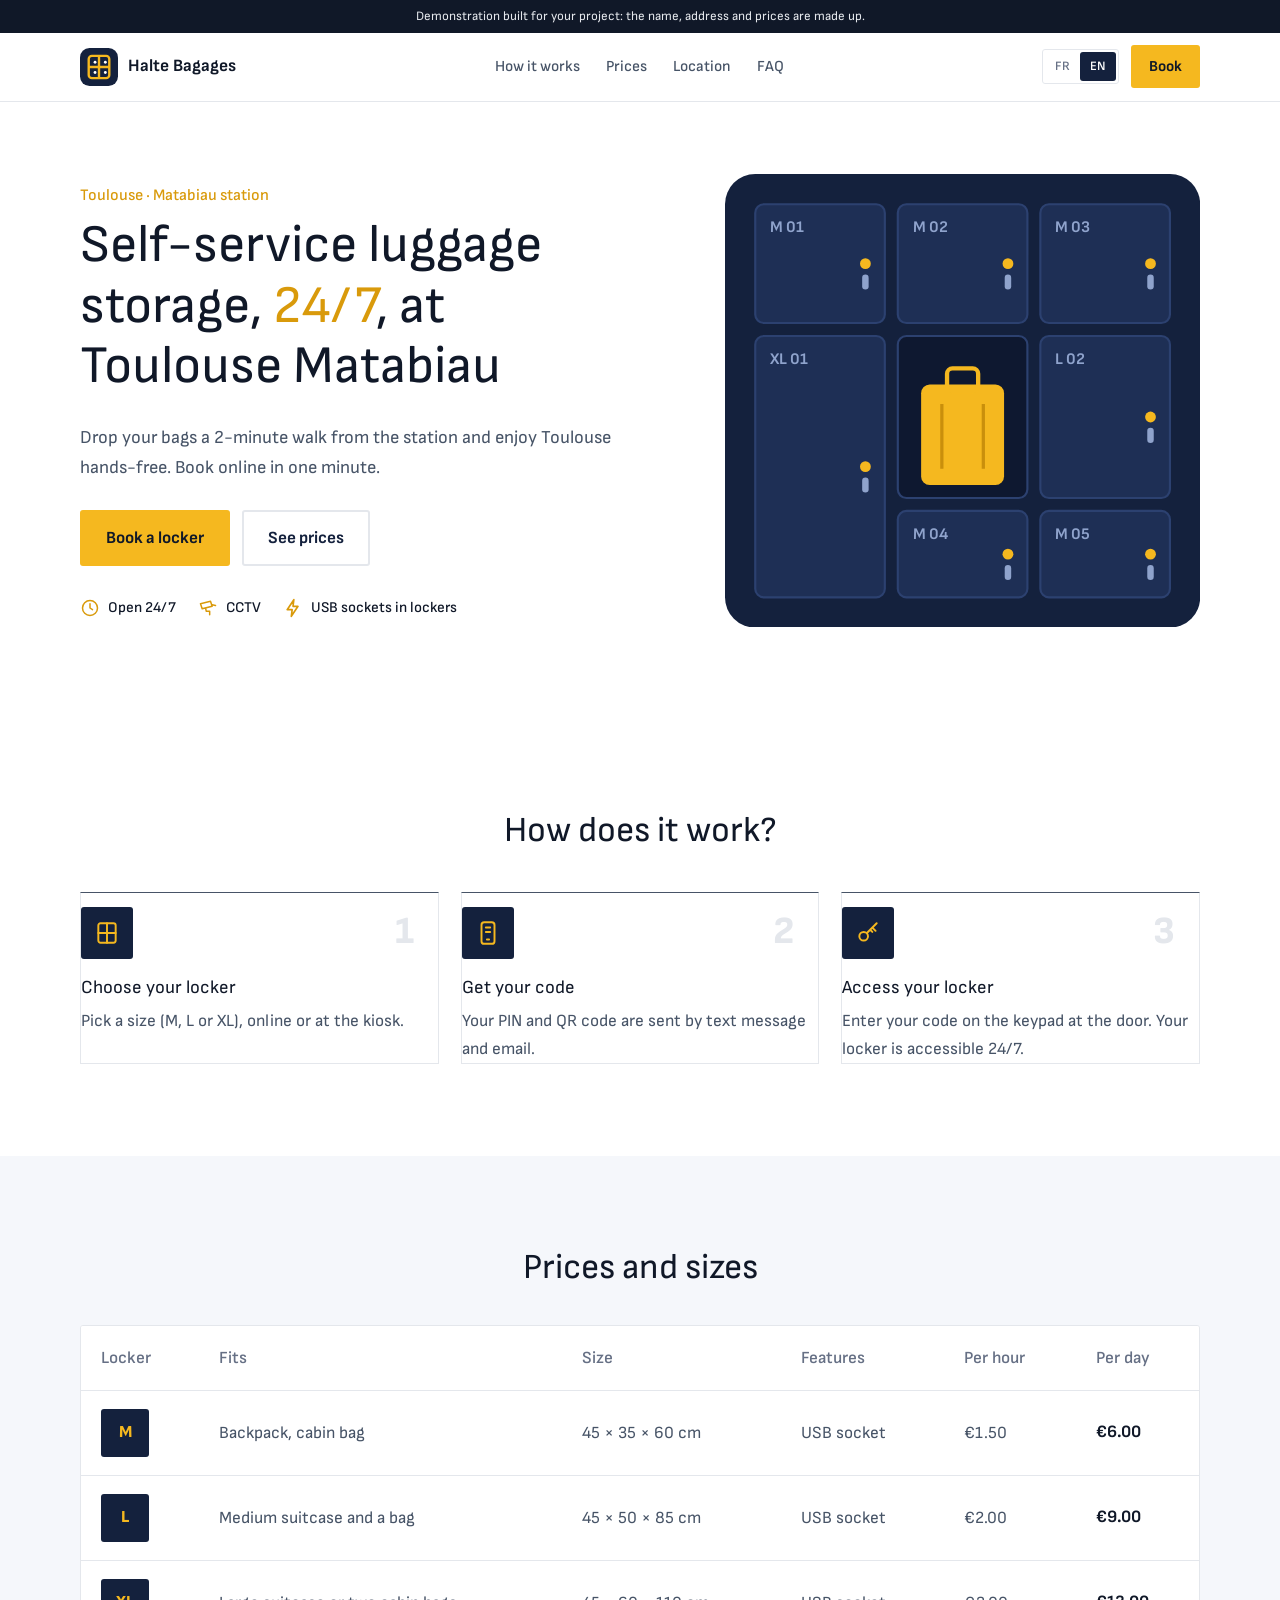
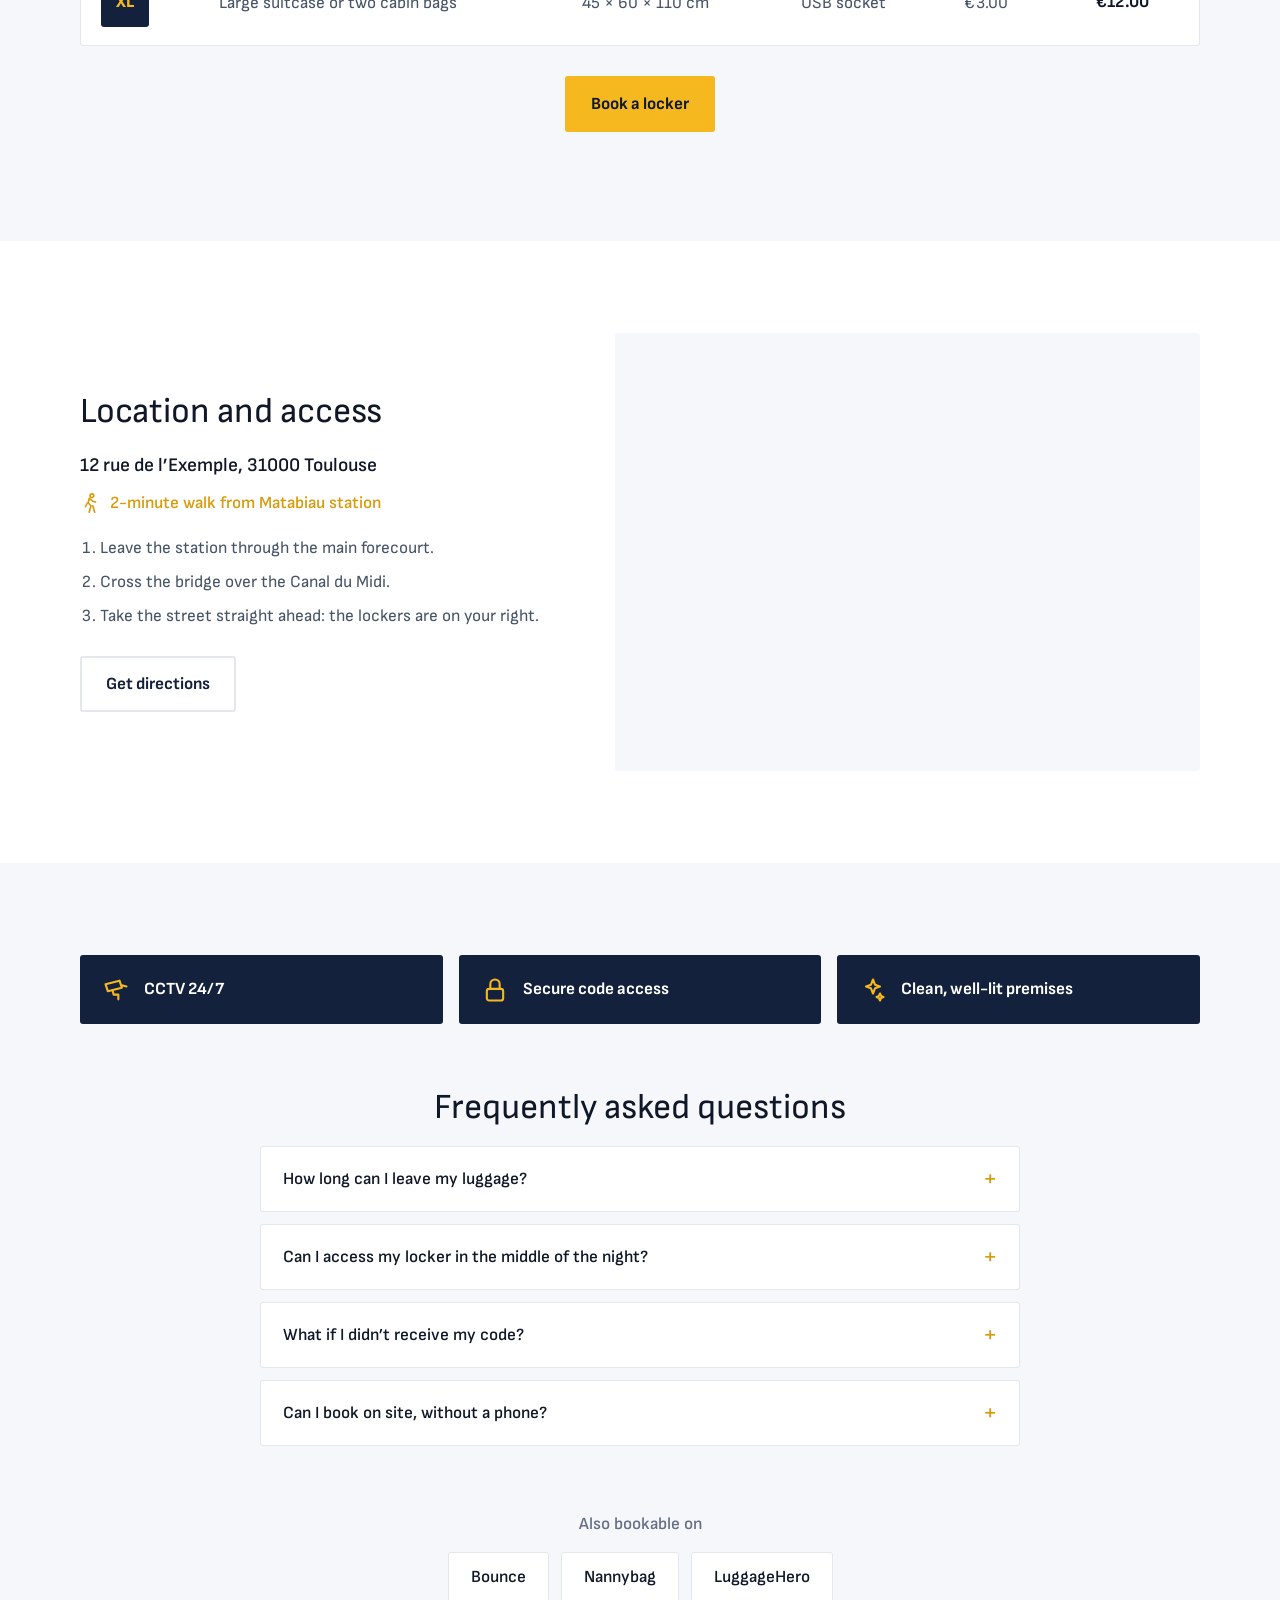
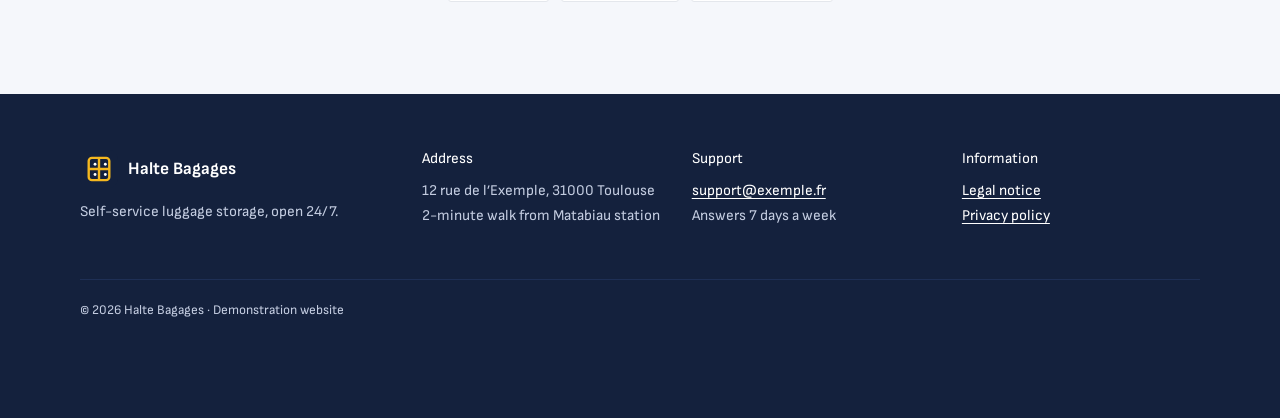
<file: index.html>
<!doctype html>
<html lang="fr">
<head>
  <meta charset="utf-8">
  <meta name="viewport" content="width=device-width, initial-scale=1">
  <title>Consigne à bagages 24/7 à Toulouse Matabiau | Halte Bagages</title>
  <meta name="description" content="Consigne à bagages automatisée à 2 minutes à pied de la gare Matabiau. Casiers M, L et XL, accès par code 24 h/24, réservation en ligne.">
  <!-- Démonstration : hors des moteurs de recherche. Le vrai site sera indexé, avec une adresse par langue. -->
  <meta name="robots" content="noindex, nofollow">
  <meta property="og:title" content="Consigne à bagages 24/7 à Toulouse Matabiau | Halte Bagages">
  <meta property="og:description" content="Consigne à bagages automatisée à 2 minutes à pied de la gare Matabiau. Casiers M, L et XL, accès par code 24 h/24, réservation en ligne.">
  <meta name="theme-color" content="#14213D">
  <link rel="icon" href="data:image/svg+xml,%3Csvg%20xmlns%3D%22http%3A%2F%2Fwww.w3.org%2F2000%2Fsvg%22%20viewBox%3D%220%200%2048%2048%22%20aria-hidden%3D%22true%22%3E%3Crect%20width%3D%2248%22%20height%3D%2248%22%20rx%3D%2212%22%20fill%3D%22%2314213D%22%2F%3E%3Crect%20x%3D%2211%22%20y%3D%2210%22%20width%3D%2226%22%20height%3D%2228%22%20rx%3D%224%22%20fill%3D%22none%22%20stroke%3D%22%23F5B81F%22%20stroke-width%3D%223%22%2F%3E%3Cpath%20d%3D%22M11%2024h26M24%2010v28%22%20stroke%3D%22%23F5B81F%22%20stroke-width%3D%223%22%2F%3E%3Ccircle%20cx%3D%2219%22%20cy%3D%2218%22%20r%3D%221.8%22%20fill%3D%22%23fff%22%2F%3E%3Ccircle%20cx%3D%2232%22%20cy%3D%2218%22%20r%3D%221.8%22%20fill%3D%22%23fff%22%2F%3E%3Ccircle%20cx%3D%2219%22%20cy%3D%2231%22%20r%3D%221.8%22%20fill%3D%22%23fff%22%2F%3E%3Ccircle%20cx%3D%2232%22%20cy%3D%2231%22%20r%3D%221.8%22%20fill%3D%22%23fff%22%2F%3E%3C%2Fsvg%3E">
  <link rel="preload" href="assets/fonts/apfel-grotezk.woff2" as="font" type="font/woff2" crossorigin>
  <link rel="preload" href="assets/fonts/sofia-sans.woff2" as="font" type="font/woff2" crossorigin>
  <link rel="stylesheet" href="assets/style.css">
  <link rel="stylesheet" href="assets/reprise.css">
  <script>
    // Langue choisie avant l’affichage : celle déjà choisie, sinon celle du navigateur
    (function () {
      var l = null
      try { l = localStorage.getItem("langue") } catch (e) {}
      if (l !== "fr" && l !== "en") l = (navigator.language || "fr").slice(0, 2) === "fr" ? "fr" : "en"
      document.documentElement.lang = l
    })()
    window.TEXTES = {"titre":{"fr":"Consigne à bagages 24/7 à Toulouse Matabiau | Halte Bagages","en":"Luggage storage 24/7 at Toulouse Matabiau | Halte Bagages"},"description":{"fr":"Consigne à bagages automatisée à 2 minutes à pied de la gare Matabiau. Casiers M, L et XL, accès par code 24 h/24, réservation en ligne.","en":"Self-service luggage storage, a 2-minute walk from Toulouse Matabiau station. M, L and XL lockers, 24/7 code access, online booking."}}
  </script>
</head>
<body>
  <div class="bandeau-demo"><span lang="fr">Démonstration préparée pour une annonce : le nom, l’adresse et les tarifs sont fictifs.</span><span lang="en">Demonstration built for your project: the name, address and prices are made up.</span></div>
  <header class="entete">
    <div class="conteneur">
      <a class="marque" href="index.html" aria-label="Halte Bagages"><svg viewBox="0 0 48 48" aria-hidden="true"><rect width="48" height="48" rx="12" fill="#14213D"/><rect x="11" y="10" width="26" height="28" rx="4" fill="none" stroke="#F5B81F" stroke-width="3"/><path d="M11 24h26M24 10v28" stroke="#F5B81F" stroke-width="3"/><circle cx="19" cy="18" r="1.8" fill="#fff"/><circle cx="32" cy="18" r="1.8" fill="#fff"/><circle cx="19" cy="31" r="1.8" fill="#fff"/><circle cx="32" cy="31" r="1.8" fill="#fff"/></svg><strong>Halte Bagages</strong></a>
      <nav class="nav" aria-label="Navigation">
        <a href="index.html#fonctionnement"><span lang="fr">Comment ça marche</span><span lang="en">How it works</span></a>
        <a href="index.html#tarifs"><span lang="fr">Tarifs</span><span lang="en">Prices</span></a>
        <a href="index.html#acces"><span lang="fr">Accès</span><span lang="en">Location</span></a>
        <a href="index.html#faq">FAQ</a>
      </nav>
      <div class="entete-droite">
        <div class="langues" role="group" aria-label="Langue / Language">
          <button type="button" data-langue="fr" aria-pressed="true">FR</button>
          <button type="button" data-langue="en" aria-pressed="false">EN</button>
        </div>
        <button type="button" class="bouton petit" data-reserver><span lang="fr">Réserver</span><span lang="en">Book</span></button>
      </div>
    </div>
  </header>
  <main>

    <section class="heros">
      <div class="conteneur heros-grille">
        <div>
          <p class="surtitre"><span lang="fr">Toulouse · Gare Matabiau</span><span lang="en">Toulouse · Matabiau station</span></p>
          <h1><span lang="fr">Consigne à bagages automatisée <em>24/7</em> à Toulouse Matabiau</span><span lang="en">Self-service luggage storage, <em>24/7</em>, at Toulouse Matabiau</span></h1>
          <p class="intro"><span lang="fr">Déposez vos valises à 2 minutes à pied de la gare et profitez de Toulouse les mains libres. Réservation en ligne en une minute.</span><span lang="en">Drop your bags a 2-minute walk from the station and enjoy Toulouse hands-free. Book online in one minute.</span></p>
          <div class="boutons">
            <button type="button" class="bouton" data-reserver><span lang="fr">Réserver un casier</span><span lang="en">Book a locker</span></button>
            <a class="bouton second" href="#tarifs"><span lang="fr">Voir les tarifs</span><span lang="en">See prices</span></a>
          </div>
          <ul class="atouts">
            <li><svg viewBox="0 0 24 24" fill="none" stroke="currentColor" stroke-width="1.8" stroke-linecap="round" stroke-linejoin="round" aria-hidden="true"><circle cx="12" cy="12" r="9"/><path d="M12 7v5l3 2"/></svg><span lang="fr">Ouvert 24 h/24, 7 j/7</span><span lang="en">Open 24/7</span></li>
            <li><svg viewBox="0 0 24 24" fill="none" stroke="currentColor" stroke-width="1.8" stroke-linecap="round" stroke-linejoin="round" aria-hidden="true"><path d="M3 7l12-3 2 6-12 3zM9 12l1 4h4M17 8l4 1M14 16v4"/></svg><span lang="fr">Vidéosurveillance</span><span lang="en">CCTV</span></li>
            <li><svg viewBox="0 0 24 24" fill="none" stroke="currentColor" stroke-width="2" stroke-linecap="round" stroke-linejoin="round" aria-hidden="true"><path d="M13 2L5 14h6l-1 8 8-12h-6z"/></svg><span lang="fr">Prises USB dans les casiers</span><span lang="en">USB sockets in lockers</span></li>
          </ul>
        </div>
        <div class="heros-visuel"><svg viewBox="0 0 440 420" role="img" aria-label="Illustration : un mur de casiers, dont un ouvert avec une valise">
  <rect width="440" height="420" rx="28" fill="#14213D"/>
  <g transform="translate(28 28)">
  <rect width="120" height="110" rx="8" fill="#1E2F55" stroke="#2C4170" stroke-width="2"/>
  <text x="14" y="26" font-family="Inter, sans-serif" font-weight="700" font-size="15" fill="#8FA3CC">M 01</text><circle cx="102" cy="55" r="5" fill="#F5B81F"/><rect x="99" y="65" width="6" height="14" rx="3" fill="#8FA3CC"/>
</g><g transform="translate(160 28)">
  <rect width="120" height="110" rx="8" fill="#1E2F55" stroke="#2C4170" stroke-width="2"/>
  <text x="14" y="26" font-family="Inter, sans-serif" font-weight="700" font-size="15" fill="#8FA3CC">M 02</text><circle cx="102" cy="55" r="5" fill="#F5B81F"/><rect x="99" y="65" width="6" height="14" rx="3" fill="#8FA3CC"/>
</g><g transform="translate(292 28)">
  <rect width="120" height="110" rx="8" fill="#1E2F55" stroke="#2C4170" stroke-width="2"/>
  <text x="14" y="26" font-family="Inter, sans-serif" font-weight="700" font-size="15" fill="#8FA3CC">M 03</text><circle cx="102" cy="55" r="5" fill="#F5B81F"/><rect x="99" y="65" width="6" height="14" rx="3" fill="#8FA3CC"/>
</g>
  <g transform="translate(28 150)">
  <rect width="120" height="242" rx="8" fill="#1E2F55" stroke="#2C4170" stroke-width="2"/>
  <text x="14" y="26" font-family="Inter, sans-serif" font-weight="700" font-size="15" fill="#8FA3CC">XL 01</text><circle cx="102" cy="121" r="5" fill="#F5B81F"/><rect x="99" y="131" width="6" height="14" rx="3" fill="#8FA3CC"/>
</g><g transform="translate(160 150)">
  <rect width="120" height="150" rx="8" fill="#0E1830" stroke="#2C4170" stroke-width="2"/>
  <rect x="21.599999999999998" y="45" width="76.8" height="93" rx="8" fill="#F5B81F"/><rect x="45.6" y="30" width="28.799999999999997" height="21.000000000000004" rx="5" fill="none" stroke="#F5B81F" stroke-width="4"/><path d="M40.800000000000004 63v60M79.2 63v60" stroke="#C98F0C" stroke-width="3"/>
</g><g transform="translate(292 150)">
  <rect width="120" height="150" rx="8" fill="#1E2F55" stroke="#2C4170" stroke-width="2"/>
  <text x="14" y="26" font-family="Inter, sans-serif" font-weight="700" font-size="15" fill="#8FA3CC">L 02</text><circle cx="102" cy="75" r="5" fill="#F5B81F"/><rect x="99" y="85" width="6" height="14" rx="3" fill="#8FA3CC"/>
</g>
  <g transform="translate(160 312)">
  <rect width="120" height="80" rx="8" fill="#1E2F55" stroke="#2C4170" stroke-width="2"/>
  <text x="14" y="26" font-family="Inter, sans-serif" font-weight="700" font-size="15" fill="#8FA3CC">M 04</text><circle cx="102" cy="40" r="5" fill="#F5B81F"/><rect x="99" y="50" width="6" height="14" rx="3" fill="#8FA3CC"/>
</g><g transform="translate(292 312)">
  <rect width="120" height="80" rx="8" fill="#1E2F55" stroke="#2C4170" stroke-width="2"/>
  <text x="14" y="26" font-family="Inter, sans-serif" font-weight="700" font-size="15" fill="#8FA3CC">M 05</text><circle cx="102" cy="40" r="5" fill="#F5B81F"/><rect x="99" y="50" width="6" height="14" rx="3" fill="#8FA3CC"/>
</g>
</svg></div>
      </div>
    </section>

    <section id="fonctionnement">
      <div class="conteneur">
        <h2 class="centre"><span lang="fr">Comment ça marche ?</span><span lang="en">How does it work?</span></h2>
        <ol class="etapes">
          <li><span class="etape-icone"><svg viewBox="0 0 24 24" fill="none" stroke="currentColor" stroke-width="1.8" stroke-linecap="round" stroke-linejoin="round" aria-hidden="true"><rect x="4" y="3" width="16" height="18" rx="2"/><path d="M4 12h16M12 3v18"/></svg></span><h3><span lang="fr">Choisissez votre casier</span><span lang="en">Choose your locker</span></h3><p><span lang="fr">Sélectionnez la taille (M, L ou XL), en ligne ou sur la borne.</span><span lang="en">Pick a size (M, L or XL), online or at the kiosk.</span></p></li>
          <li><span class="etape-icone"><svg viewBox="0 0 24 24" fill="none" stroke="currentColor" stroke-width="1.8" stroke-linecap="round" stroke-linejoin="round" aria-hidden="true"><rect x="6" y="2" width="12" height="20" rx="2.5"/><path d="M10 7h4M10 11h4M11 18h2"/></svg></span><h3><span lang="fr">Recevez votre code</span><span lang="en">Get your code</span></h3><p><span lang="fr">Votre code PIN et votre QR code arrivent par SMS et par e-mail.</span><span lang="en">Your PIN and QR code are sent by text message and email.</span></p></li>
          <li><span class="etape-icone"><svg viewBox="0 0 24 24" fill="none" stroke="currentColor" stroke-width="1.8" stroke-linecap="round" stroke-linejoin="round" aria-hidden="true"><circle cx="8" cy="15" r="4"/><path d="M11 12l9-9M16 7l3 3M14 9l2 2"/></svg></span><h3><span lang="fr">Accédez à votre casier</span><span lang="en">Access your locker</span></h3><p><span lang="fr">Tapez votre code sur le boîtier à l’entrée. Votre casier est accessible 24 h/24.</span><span lang="en">Enter your code on the keypad at the door. Your locker is accessible 24/7.</span></p></li>
        </ol>
      </div>
    </section>

    <section id="tarifs" class="fond-clair">
      <div class="conteneur">
        <h2 class="centre"><span lang="fr">Tarifs et formats</span><span lang="en">Prices and sizes</span></h2>
        <div class="tableau-defile">
          <table class="tarifs">
            <thead><tr><th><span lang="fr">Casier</span><span lang="en">Locker</span></th><th><span lang="fr">Capacité</span><span lang="en">Fits</span></th><th><span lang="fr">Dimensions</span><span lang="en">Size</span></th><th><span lang="fr">Équipement</span><span lang="en">Features</span></th><th><span lang="fr">L’heure</span><span lang="en">Per hour</span></th><th><span lang="fr">La journée</span><span lang="en">Per day</span></th></tr></thead>
            <tbody>
              <tr><th scope="row"><span class="taille">M</span></th><td><span lang="fr">Sac à dos, bagage cabine</span><span lang="en">Backpack, cabin bag</span></td><td>45 × 35 × 60 cm</td><td><span lang="fr">Prise USB</span><span lang="en">USB socket</span></td><td><span lang="fr">1,50 €</span><span lang="en">€1.50</span></td><td><strong><span lang="fr">6,00 €</span><span lang="en">€6.00</span></strong></td></tr>
              <tr><th scope="row"><span class="taille">L</span></th><td><span lang="fr">Valise moyenne et un sac</span><span lang="en">Medium suitcase and a bag</span></td><td>45 × 50 × 85 cm</td><td><span lang="fr">Prise USB</span><span lang="en">USB socket</span></td><td><span lang="fr">2,00 €</span><span lang="en">€2.00</span></td><td><strong><span lang="fr">9,00 €</span><span lang="en">€9.00</span></strong></td></tr>
              <tr><th scope="row"><span class="taille">XL</span></th><td><span lang="fr">Grande valise ou deux valises cabine</span><span lang="en">Large suitcase or two cabin bags</span></td><td>45 × 60 × 110 cm</td><td><span lang="fr">Prise USB</span><span lang="en">USB socket</span></td><td><span lang="fr">3,00 €</span><span lang="en">€3.00</span></td><td><strong><span lang="fr">12,00 €</span><span lang="en">€12.00</span></strong></td></tr>
            </tbody>
          </table>
        </div>
        <p class="centre"><button type="button" class="bouton" data-reserver><span lang="fr">Réserver un casier</span><span lang="en">Book a locker</span></button></p>
      </div>
    </section>

    <section id="acces">
      <div class="conteneur acces-grille">
        <div>
          <h2><span lang="fr">Localisation et accès</span><span lang="en">Location and access</span></h2>
          <p class="adresse">12 rue de l’Exemple, 31000 Toulouse</p>
          <p class="pieton"><svg viewBox="0 0 24 24" fill="none" stroke="currentColor" stroke-width="1.8" stroke-linecap="round" stroke-linejoin="round" aria-hidden="true"><circle cx="13" cy="4" r="2"/><path d="M10 22l2-7-3-3 1-5 4 3 3 1M8 12l-2 4M14 15l2 7"/></svg><span lang="fr">2 minutes à pied de la gare Matabiau</span><span lang="en">2-minute walk from Matabiau station</span></p>
          <ol class="itineraire">
            <li><span lang="fr">Sortez de la gare par le parvis principal.</span><span lang="en">Leave the station through the main forecourt.</span></li>
            <li><span lang="fr">Traversez le pont au-dessus du canal du Midi.</span><span lang="en">Cross the bridge over the Canal du Midi.</span></li>
            <li><span lang="fr">Prenez la rue en face : la consigne est sur votre droite.</span><span lang="en">Take the street straight ahead: the lockers are on your right.</span></li>
          </ol>
          <a class="bouton second" href="https://www.google.com/maps/dir/?api=1&destination=Gare+de+Toulouse-Matabiau&travelmode=walking" target="_blank" rel="noopener"><span lang="fr">Ouvrir l’itinéraire</span><span lang="en">Get directions</span></a>
        </div>
        <div class="carte">
          <iframe title="Google Maps" loading="lazy" referrerpolicy="no-referrer-when-downgrade" src="https://www.google.com/maps?q=Gare+de+Toulouse-Matabiau&z=16&output=embed"></iframe>
        </div>
      </div>
    </section>

    <section id="faq" class="fond-clair">
      <div class="conteneur">
        <ul class="reassurance">
          <li><svg viewBox="0 0 24 24" fill="none" stroke="currentColor" stroke-width="1.8" stroke-linecap="round" stroke-linejoin="round" aria-hidden="true"><path d="M3 7l12-3 2 6-12 3zM9 12l1 4h4M17 8l4 1M14 16v4"/></svg><strong><span lang="fr">Vidéosurveillance 24 h/24</span><span lang="en">CCTV 24/7</span></strong></li>
          <li><svg viewBox="0 0 24 24" fill="none" stroke="currentColor" stroke-width="1.8" stroke-linecap="round" stroke-linejoin="round" aria-hidden="true"><rect x="5" y="11" width="14" height="10" rx="2"/><path d="M8 11V7a4 4 0 0 1 8 0v4"/></svg><strong><span lang="fr">Accès sécurisé par code</span><span lang="en">Secure code access</span></strong></li>
          <li><svg viewBox="0 0 24 24" fill="none" stroke="currentColor" stroke-width="1.8" stroke-linecap="round" stroke-linejoin="round" aria-hidden="true"><path d="M12 3l1.8 4.6L18 9l-4.2 1.4L12 15l-1.8-4.6L6 9l4.2-1.4zM18 15l.9 2.1L21 18l-2.1.9L18 21l-.9-2.1L15 18l2.1-.9z"/></svg><strong><span lang="fr">Local propre et éclairé</span><span lang="en">Clean, well-lit premises</span></strong></li>
        </ul>
        <div class="etroit">
          <h2 class="centre"><span lang="fr">Questions fréquentes</span><span lang="en">Frequently asked questions</span></h2>
          <details name="faq"><summary><span lang="fr">Combien de temps puis-je laisser mes bagages ?</span><span lang="en">How long can I leave my luggage?</span></summary><p><span lang="fr">De quelques heures à plusieurs jours. Vous choisissez la durée à la réservation et vous pouvez la prolonger en ligne.</span><span lang="en">From a few hours to several days. You choose the duration when booking and can extend it online.</span></p></details>
          <details name="faq"><summary><span lang="fr">Puis-je accéder à mon casier en pleine nuit ?</span><span lang="en">Can I access my locker in the middle of the night?</span></summary><p><span lang="fr">Oui. Le local s’ouvre avec votre code, 24 h/24 et 7 j/7, jours fériés compris.</span><span lang="en">Yes. The door opens with your code, 24/7, public holidays included.</span></p></details>
          <details name="faq"><summary><span lang="fr">Que faire si je n’ai pas reçu mon code ?</span><span lang="en">What if I didn’t receive my code?</span></summary><p><span lang="fr">Vérifiez vos courriers indésirables, puis écrivez à l’assistance : nous vous renvoyons le code.</span><span lang="en">Check your spam folder, then contact support: we will send the code again.</span></p></details>
          <details name="faq"><summary><span lang="fr">Puis-je réserver sur place, sans téléphone ?</span><span lang="en">Can I book on site, without a phone?</span></summary><p><span lang="fr">Oui, la borne à l’entrée permet de réserver et de payer par carte.</span><span lang="en">Yes, the kiosk at the entrance lets you book and pay by card.</span></p></details>
        </div>
        <div class="partenaires">
          <p><span lang="fr">Aussi réservable sur</span><span lang="en">Also bookable on</span></p>
          <div><a href="#" data-demo>Bounce</a><a href="#" data-demo>Nannybag</a><a href="#" data-demo>LuggageHero</a></div>
        </div>
      </div>
    </section>
  </main>
  <footer class="pied">
    <div class="conteneur pied-grille">
      <div>
        <a class="marque" href="index.html"><svg viewBox="0 0 48 48" aria-hidden="true"><rect width="48" height="48" rx="12" fill="#14213D"/><rect x="11" y="10" width="26" height="28" rx="4" fill="none" stroke="#F5B81F" stroke-width="3"/><path d="M11 24h26M24 10v28" stroke="#F5B81F" stroke-width="3"/><circle cx="19" cy="18" r="1.8" fill="#fff"/><circle cx="32" cy="18" r="1.8" fill="#fff"/><circle cx="19" cy="31" r="1.8" fill="#fff"/><circle cx="32" cy="31" r="1.8" fill="#fff"/></svg><strong>Halte Bagages</strong></a>
        <p><span lang="fr">Consigne à bagages automatisée, ouverte 24 h/24 et 7 j/7.</span><span lang="en">Self-service luggage storage, open 24/7.</span></p>
      </div>
      <div>
        <h3><span lang="fr">Adresse</span><span lang="en">Address</span></h3>
        <p>12 rue de l’Exemple, 31000 Toulouse<br><span lang="fr">À 2 minutes à pied de la gare Matabiau</span><span lang="en">2-minute walk from Matabiau station</span></p>
      </div>
      <div>
        <h3><span lang="fr">Assistance</span><span lang="en">Support</span></h3>
        <p><a href="mailto:support@exemple.fr">support@exemple.fr</a><br><span lang="fr">Réponse 7 j/7</span><span lang="en">Answers 7 days a week</span></p>
      </div>
      <div>
        <h3><span lang="fr">Informations</span><span lang="en">Information</span></h3>
        <p><a href="mentions-legales.html#mentions"><span lang="fr">Mentions légales</span><span lang="en">Legal notice</span></a><br><a href="mentions-legales.html#confidentialite"><span lang="fr">Politique de confidentialité</span><span lang="en">Privacy policy</span></a></p>
      </div>
    </div>
    <div class="conteneur pied-bas">© 2026 Halte Bagages · <span lang="fr">Site de démonstration</span><span lang="en">Demonstration website</span></div>
  </footer>
  <button type="button" class="bouton reserver-mobile" data-reserver><span lang="fr">Réserver un casier</span><span lang="en">Book a locker</span></button>

  <dialog class="reservation" id="reservation" aria-labelledby="reservation-titre">
    <form method="dialog" class="reservation-fermer"><button aria-label="Fermer / Close">×</button></form>
    <p class="note-demo"><span lang="fr">Ici s’affichera votre module de réservation SmartLOCKERS. Cette réservation est une simulation : rien n’est enregistré ni envoyé.</span><span lang="en">Your SmartLOCKERS booking module will be displayed here. This booking is a simulation: nothing is saved or sent.</span></p>
    <div data-etape="1">
      <h2 id="reservation-titre"><span lang="fr">Réserver un casier</span><span lang="en">Book a locker</span></h2>
      <fieldset>
        <legend><span lang="fr">Taille du casier</span><span lang="en">Locker size</span></legend>
        <div class="choix">
          <label><input type="radio" name="taille" value="M"><span><strong>M</strong><small><span lang="fr">Sac à dos, bagage cabine</span><span lang="en">Backpack, cabin bag</span></small></span></label>
          <label><input type="radio" name="taille" value="L" checked><span><strong>L</strong><small><span lang="fr">Valise moyenne et un sac</span><span lang="en">Medium suitcase and a bag</span></small></span></label>
          <label><input type="radio" name="taille" value="XL"><span><strong>XL</strong><small><span lang="fr">Grande valise ou deux valises cabine</span><span lang="en">Large suitcase or two cabin bags</span></small></span></label>
        </div>
      </fieldset>
      <fieldset>
        <legend><span lang="fr">Durée</span><span lang="en">Duration</span></legend>
        <div class="choix durees">
          <label><input type="radio" name="duree" value="2"><span><strong><span lang="fr">2 h</span><span lang="en">2 hrs</span></strong></span></label>
          <label><input type="radio" name="duree" value="4" checked><span><strong><span lang="fr">4 h</span><span lang="en">4 hrs</span></strong></span></label>
          <label><input type="radio" name="duree" value="24"><span><strong><span lang="fr">1 jour</span><span lang="en">1 day</span></strong></span></label>
          <label><input type="radio" name="duree" value="48"><span><strong><span lang="fr">2 jours</span><span lang="en">2 days</span></strong></span></label>
        </div>
      </fieldset>
      <p class="total"><span lang="fr">Total</span><span lang="en">Total</span> : <strong id="total"></strong></p>
      <button type="button" class="bouton large" data-suite="2"><span lang="fr">Continuer</span><span lang="en">Continue</span></button>
    </div>
    <div data-etape="2" hidden>
      <h2><span lang="fr">Où envoyer votre code ?</span><span lang="en">Where should we send your code?</span></h2>
      <label class="champ"><span lang="fr">E-mail</span><span lang="en">Email</span><input type="email" id="r-mail" autocomplete="email" placeholder="vous@exemple.fr"></label>
      <label class="champ"><span lang="fr">Téléphone portable</span><span lang="en">Mobile phone</span><input type="tel" id="r-tel" autocomplete="tel" placeholder="06 12 34 56 78"></label>
      <p class="erreur" id="r-erreur" role="alert" hidden><span lang="fr">Indiquez un e-mail valide et un numéro de téléphone.</span><span lang="en">Please enter a valid email and a phone number.</span></p>
      <button type="button" class="bouton large" data-suite="3"><span lang="fr">Recevoir mon code</span><span lang="en">Get my code</span></button>
      <button type="button" class="lien" data-suite="1"><span lang="fr">Retour</span><span lang="en">Back</span></button>
    </div>
    <div data-etape="3" hidden>
      <h2><span lang="fr">C’est réservé</span><span lang="en">You’re booked</span></h2>
      <p id="r-recap"></p>
      <div class="code-pin" role="group" aria-label="Code PIN"><span id="r-pin"></span></div>
      <div class="qr" id="r-qr" aria-hidden="true"></div>
      <p class="discret"><span lang="fr">Sur le vrai site, ce code arrive par SMS et par e-mail. Tapez-le sur le boîtier à l’entrée.</span><span lang="en">On the real website, this code is sent by text message and email. Enter it on the keypad at the door.</span></p>
      <form method="dialog"><button class="bouton large"><span lang="fr">Fermer</span><span lang="en">Close</span></button></form>
    </div>
  </dialog>
  <script>window.CASIERS = [{"id":"M","heure":1.5,"jour":6},{"id":"L","heure":2,"jour":9},{"id":"XL","heure":3,"jour":12}]</script>
  <script src="assets/site.js" defer></script>
</body>
</html>
</file>
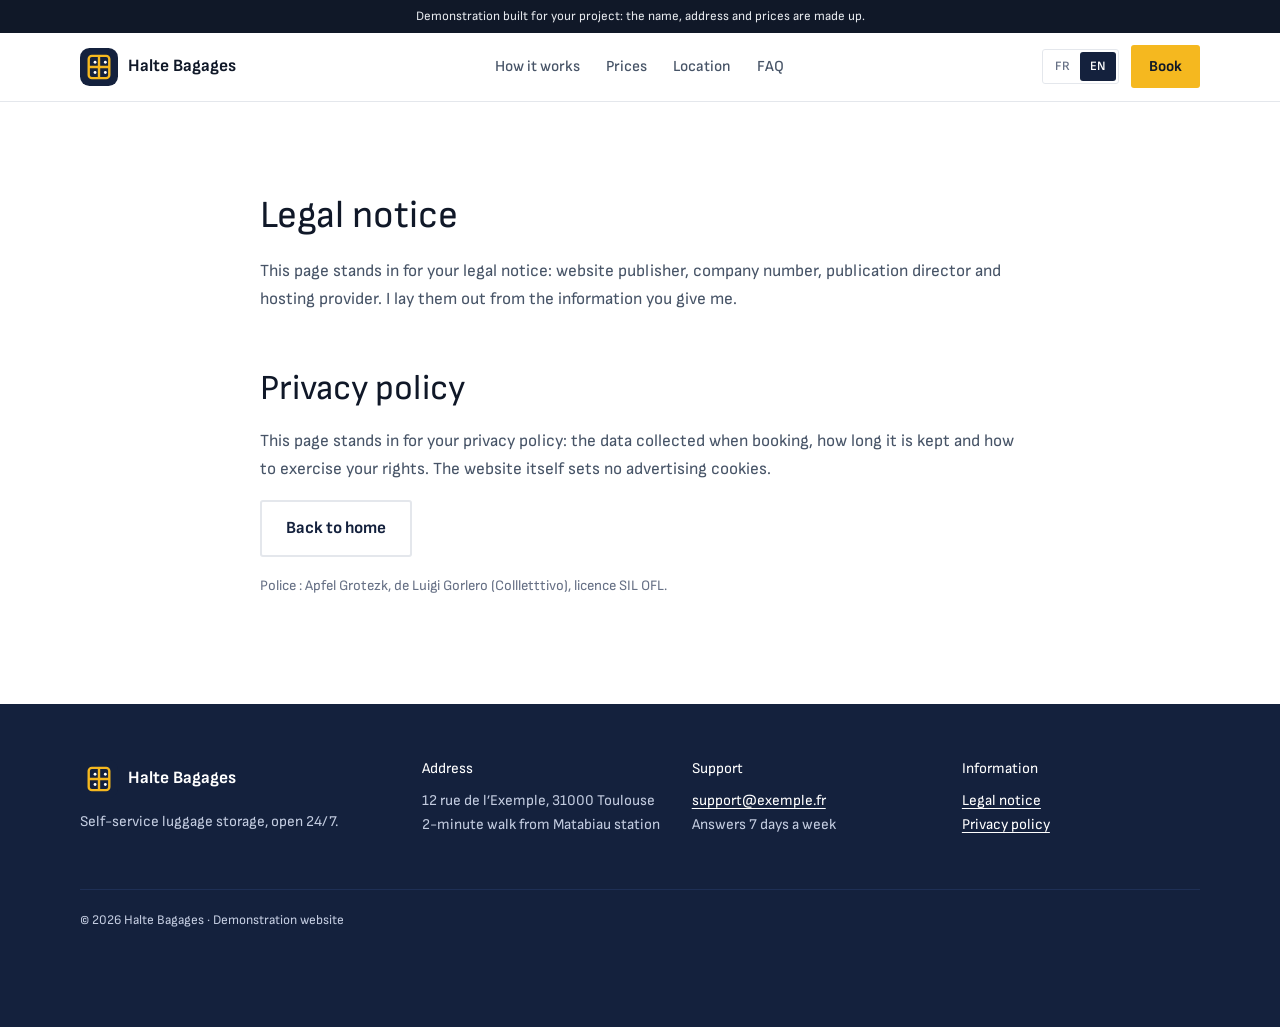
<file: mentions-legales.html>
<!doctype html>
<html lang="fr">
<head>
  <meta charset="utf-8">
  <meta name="viewport" content="width=device-width, initial-scale=1">
  <title>Mentions légales | Halte Bagages</title>
  <meta name="description" content="Mentions légales et politique de confidentialité.">
  <!-- Démonstration : hors des moteurs de recherche. Le vrai site sera indexé, avec une adresse par langue. -->
  <meta name="robots" content="noindex, nofollow">
  <meta property="og:title" content="Mentions légales | Halte Bagages">
  <meta property="og:description" content="Mentions légales et politique de confidentialité.">
  <meta name="theme-color" content="#14213D">
  <link rel="icon" href="data:image/svg+xml,%3Csvg%20xmlns%3D%22http%3A%2F%2Fwww.w3.org%2F2000%2Fsvg%22%20viewBox%3D%220%200%2048%2048%22%20aria-hidden%3D%22true%22%3E%3Crect%20width%3D%2248%22%20height%3D%2248%22%20rx%3D%2212%22%20fill%3D%22%2314213D%22%2F%3E%3Crect%20x%3D%2211%22%20y%3D%2210%22%20width%3D%2226%22%20height%3D%2228%22%20rx%3D%224%22%20fill%3D%22none%22%20stroke%3D%22%23F5B81F%22%20stroke-width%3D%223%22%2F%3E%3Cpath%20d%3D%22M11%2024h26M24%2010v28%22%20stroke%3D%22%23F5B81F%22%20stroke-width%3D%223%22%2F%3E%3Ccircle%20cx%3D%2219%22%20cy%3D%2218%22%20r%3D%221.8%22%20fill%3D%22%23fff%22%2F%3E%3Ccircle%20cx%3D%2232%22%20cy%3D%2218%22%20r%3D%221.8%22%20fill%3D%22%23fff%22%2F%3E%3Ccircle%20cx%3D%2219%22%20cy%3D%2231%22%20r%3D%221.8%22%20fill%3D%22%23fff%22%2F%3E%3Ccircle%20cx%3D%2232%22%20cy%3D%2231%22%20r%3D%221.8%22%20fill%3D%22%23fff%22%2F%3E%3C%2Fsvg%3E">
  <link rel="preload" href="assets/fonts/apfel-grotezk.woff2" as="font" type="font/woff2" crossorigin>
  <link rel="preload" href="assets/fonts/sofia-sans.woff2" as="font" type="font/woff2" crossorigin>
  <link rel="stylesheet" href="assets/style.css">
  <link rel="stylesheet" href="assets/reprise.css">
  <script>
    // Langue choisie avant l’affichage : celle déjà choisie, sinon celle du navigateur
    (function () {
      var l = null
      try { l = localStorage.getItem("langue") } catch (e) {}
      if (l !== "fr" && l !== "en") l = (navigator.language || "fr").slice(0, 2) === "fr" ? "fr" : "en"
      document.documentElement.lang = l
    })()
    window.TEXTES = {"titre":{"fr":"Mentions légales | Halte Bagages","en":"Legal notice | Halte Bagages"},"description":{"fr":"Mentions légales et politique de confidentialité.","en":"Legal notice and privacy policy."}}
  </script>
</head>
<body>
  <div class="bandeau-demo"><span lang="fr">Démonstration préparée pour une annonce : le nom, l’adresse et les tarifs sont fictifs.</span><span lang="en">Demonstration built for your project: the name, address and prices are made up.</span></div>
  <header class="entete">
    <div class="conteneur">
      <a class="marque" href="index.html" aria-label="Halte Bagages"><svg viewBox="0 0 48 48" aria-hidden="true"><rect width="48" height="48" rx="12" fill="#14213D"/><rect x="11" y="10" width="26" height="28" rx="4" fill="none" stroke="#F5B81F" stroke-width="3"/><path d="M11 24h26M24 10v28" stroke="#F5B81F" stroke-width="3"/><circle cx="19" cy="18" r="1.8" fill="#fff"/><circle cx="32" cy="18" r="1.8" fill="#fff"/><circle cx="19" cy="31" r="1.8" fill="#fff"/><circle cx="32" cy="31" r="1.8" fill="#fff"/></svg><strong>Halte Bagages</strong></a>
      <nav class="nav" aria-label="Navigation">
        <a href="index.html#fonctionnement"><span lang="fr">Comment ça marche</span><span lang="en">How it works</span></a>
        <a href="index.html#tarifs"><span lang="fr">Tarifs</span><span lang="en">Prices</span></a>
        <a href="index.html#acces"><span lang="fr">Accès</span><span lang="en">Location</span></a>
        <a href="index.html#faq">FAQ</a>
      </nav>
      <div class="entete-droite">
        <div class="langues" role="group" aria-label="Langue / Language">
          <button type="button" data-langue="fr" aria-pressed="true">FR</button>
          <button type="button" data-langue="en" aria-pressed="false">EN</button>
        </div>
        <button type="button" class="bouton petit" data-reserver><span lang="fr">Réserver</span><span lang="en">Book</span></button>
      </div>
    </div>
  </header>
  <main>

    <section>
      <div class="etroit texte">
        <h1 id="mentions"><span lang="fr">Mentions légales</span><span lang="en">Legal notice</span></h1>
        <p><span lang="fr">Cette page tient la place de vos mentions légales : éditeur du site, numéro SIRET, directeur de la publication et hébergeur. Je les mets en page à partir des informations que vous me donnez.</span><span lang="en">This page stands in for your legal notice: website publisher, company number, publication director and hosting provider. I lay them out from the information you give me.</span></p>
        <h2 id="confidentialite"><span lang="fr">Politique de confidentialité</span><span lang="en">Privacy policy</span></h2>
        <p><span lang="fr">Cette page tient la place de votre politique de confidentialité : les données collectées à la réservation, leur durée de conservation et la façon d’exercer ses droits. Le site lui-même ne dépose aucun cookie publicitaire.</span><span lang="en">This page stands in for your privacy policy: the data collected when booking, how long it is kept and how to exercise your rights. The website itself sets no advertising cookies.</span></p>
        <p><a class="bouton second" href="index.html"><span lang="fr">Retour à l’accueil</span><span lang="en">Back to home</span></a></p>
        <p class="credit-polices">Police : Apfel Grotezk, de Luigi Gorlero (Collletttivo), licence SIL OFL.</p>
      </div>
    </section>
  </main>
  <footer class="pied">
    <div class="conteneur pied-grille">
      <div>
        <a class="marque" href="index.html"><svg viewBox="0 0 48 48" aria-hidden="true"><rect width="48" height="48" rx="12" fill="#14213D"/><rect x="11" y="10" width="26" height="28" rx="4" fill="none" stroke="#F5B81F" stroke-width="3"/><path d="M11 24h26M24 10v28" stroke="#F5B81F" stroke-width="3"/><circle cx="19" cy="18" r="1.8" fill="#fff"/><circle cx="32" cy="18" r="1.8" fill="#fff"/><circle cx="19" cy="31" r="1.8" fill="#fff"/><circle cx="32" cy="31" r="1.8" fill="#fff"/></svg><strong>Halte Bagages</strong></a>
        <p><span lang="fr">Consigne à bagages automatisée, ouverte 24 h/24 et 7 j/7.</span><span lang="en">Self-service luggage storage, open 24/7.</span></p>
      </div>
      <div>
        <h3><span lang="fr">Adresse</span><span lang="en">Address</span></h3>
        <p>12 rue de l’Exemple, 31000 Toulouse<br><span lang="fr">À 2 minutes à pied de la gare Matabiau</span><span lang="en">2-minute walk from Matabiau station</span></p>
      </div>
      <div>
        <h3><span lang="fr">Assistance</span><span lang="en">Support</span></h3>
        <p><a href="mailto:support@exemple.fr">support@exemple.fr</a><br><span lang="fr">Réponse 7 j/7</span><span lang="en">Answers 7 days a week</span></p>
      </div>
      <div>
        <h3><span lang="fr">Informations</span><span lang="en">Information</span></h3>
        <p><a href="mentions-legales.html#mentions"><span lang="fr">Mentions légales</span><span lang="en">Legal notice</span></a><br><a href="mentions-legales.html#confidentialite"><span lang="fr">Politique de confidentialité</span><span lang="en">Privacy policy</span></a></p>
      </div>
    </div>
    <div class="conteneur pied-bas">© 2026 Halte Bagages · <span lang="fr">Site de démonstration</span><span lang="en">Demonstration website</span></div>
  </footer>
  <button type="button" class="bouton reserver-mobile" data-reserver><span lang="fr">Réserver un casier</span><span lang="en">Book a locker</span></button>

  <dialog class="reservation" id="reservation" aria-labelledby="reservation-titre">
    <form method="dialog" class="reservation-fermer"><button aria-label="Fermer / Close">×</button></form>
    <p class="note-demo"><span lang="fr">Ici s’affichera votre module de réservation SmartLOCKERS. Cette réservation est une simulation : rien n’est enregistré ni envoyé.</span><span lang="en">Your SmartLOCKERS booking module will be displayed here. This booking is a simulation: nothing is saved or sent.</span></p>
    <div data-etape="1">
      <h2 id="reservation-titre"><span lang="fr">Réserver un casier</span><span lang="en">Book a locker</span></h2>
      <fieldset>
        <legend><span lang="fr">Taille du casier</span><span lang="en">Locker size</span></legend>
        <div class="choix">
          <label><input type="radio" name="taille" value="M"><span><strong>M</strong><small><span lang="fr">Sac à dos, bagage cabine</span><span lang="en">Backpack, cabin bag</span></small></span></label>
          <label><input type="radio" name="taille" value="L" checked><span><strong>L</strong><small><span lang="fr">Valise moyenne et un sac</span><span lang="en">Medium suitcase and a bag</span></small></span></label>
          <label><input type="radio" name="taille" value="XL"><span><strong>XL</strong><small><span lang="fr">Grande valise ou deux valises cabine</span><span lang="en">Large suitcase or two cabin bags</span></small></span></label>
        </div>
      </fieldset>
      <fieldset>
        <legend><span lang="fr">Durée</span><span lang="en">Duration</span></legend>
        <div class="choix durees">
          <label><input type="radio" name="duree" value="2"><span><strong><span lang="fr">2 h</span><span lang="en">2 hrs</span></strong></span></label>
          <label><input type="radio" name="duree" value="4" checked><span><strong><span lang="fr">4 h</span><span lang="en">4 hrs</span></strong></span></label>
          <label><input type="radio" name="duree" value="24"><span><strong><span lang="fr">1 jour</span><span lang="en">1 day</span></strong></span></label>
          <label><input type="radio" name="duree" value="48"><span><strong><span lang="fr">2 jours</span><span lang="en">2 days</span></strong></span></label>
        </div>
      </fieldset>
      <p class="total"><span lang="fr">Total</span><span lang="en">Total</span> : <strong id="total"></strong></p>
      <button type="button" class="bouton large" data-suite="2"><span lang="fr">Continuer</span><span lang="en">Continue</span></button>
    </div>
    <div data-etape="2" hidden>
      <h2><span lang="fr">Où envoyer votre code ?</span><span lang="en">Where should we send your code?</span></h2>
      <label class="champ"><span lang="fr">E-mail</span><span lang="en">Email</span><input type="email" id="r-mail" autocomplete="email" placeholder="vous@exemple.fr"></label>
      <label class="champ"><span lang="fr">Téléphone portable</span><span lang="en">Mobile phone</span><input type="tel" id="r-tel" autocomplete="tel" placeholder="06 12 34 56 78"></label>
      <p class="erreur" id="r-erreur" role="alert" hidden><span lang="fr">Indiquez un e-mail valide et un numéro de téléphone.</span><span lang="en">Please enter a valid email and a phone number.</span></p>
      <button type="button" class="bouton large" data-suite="3"><span lang="fr">Recevoir mon code</span><span lang="en">Get my code</span></button>
      <button type="button" class="lien" data-suite="1"><span lang="fr">Retour</span><span lang="en">Back</span></button>
    </div>
    <div data-etape="3" hidden>
      <h2><span lang="fr">C’est réservé</span><span lang="en">You’re booked</span></h2>
      <p id="r-recap"></p>
      <div class="code-pin" role="group" aria-label="Code PIN"><span id="r-pin"></span></div>
      <div class="qr" id="r-qr" aria-hidden="true"></div>
      <p class="discret"><span lang="fr">Sur le vrai site, ce code arrive par SMS et par e-mail. Tapez-le sur le boîtier à l’entrée.</span><span lang="en">On the real website, this code is sent by text message and email. Enter it on the keypad at the door.</span></p>
      <form method="dialog"><button class="bouton large"><span lang="fr">Fermer</span><span lang="en">Close</span></button></form>
    </div>
  </dialog>
  <script>window.CASIERS = [{"id":"M","heure":1.5,"jour":6},{"id":"L","heure":2,"jour":9},{"id":"XL","heure":3,"jour":12}]</script>
  <script src="assets/site.js" defer></script>
</body>
</html>
</file>
<file: assets/style.css>
/* Démo consigne à bagages : bleu nuit, accent jaune ocre, une page, pensée pour le téléphone d'un voyageur */

:root {
  --nuit: #14213D;
  --nuit-clair: #1E2F55;
  --jaune: #F5B81F;
  --ocre: #D99A0B;
  --encre: #101828;
  --texte: #475467;
  --discret: #667085;
  --fond: #FFFFFF;
  --fond-clair: #F5F7FB;
  --trait: #E4E7EC;
  --rayon: 18px;
  --ombre: 0 20px 44px -26px rgba(20, 33, 61, .45);
}

*, *::before, *::after { box-sizing: border-box; }
html { scroll-behavior: smooth; scroll-padding-top: 84px; -webkit-text-size-adjust: 100%; }
body { margin: 0; font-family: var(--police-texte); font-size: 17px; line-height: 1.65; color: var(--texte); background: var(--fond); }
svg { display: block; max-width: 100%; }
a { color: var(--nuit); text-underline-offset: 3px; }
h1, h2, h3 { color: var(--encre); line-height: 1.15; margin: 0 0 .5em; font-weight: 750; letter-spacing: -.02em; }
h1 { font-size: clamp(2rem, 5.2vw, 3.3rem); }
h1 em { font-style: normal; color: var(--ocre); }
h2 { font-size: clamp(1.6rem, 3.4vw, 2.2rem); }
h3 { font-size: 1.15rem; letter-spacing: -.01em; }
p { margin: 0 0 1em; }
:focus-visible { outline: 3px solid var(--ocre); outline-offset: 3px; }
.conteneur { width: min(1120px, 100% - 32px); margin-inline: auto; }
.etroit { width: min(760px, 100%); margin-inline: auto; }
section { padding: clamp(48px, 8vw, 92px) 0; }
.centre { text-align: center; }
.fond-clair { background: var(--fond-clair); }
.discret { color: var(--discret); font-size: .9rem; }

/* Deux langues dans la page : seule celle de <html lang> s'affiche */
html[lang="fr"] [lang="en"], html[lang="en"] [lang="fr"] { display: none; }

/* Boutons */
.bouton { display: inline-flex; align-items: center; justify-content: center; gap: 8px; padding: 14px 26px; border-radius: 999px; background: var(--jaune); color: var(--encre); font: inherit; font-weight: 700; text-decoration: none; border: 0; cursor: pointer; transition: background .2s, transform .2s; }
.bouton:hover { background: var(--ocre); transform: translateY(-1px); }
.bouton.second { background: transparent; color: var(--nuit); box-shadow: inset 0 0 0 2px var(--trait); }
.bouton.second:hover { background: var(--fond-clair); }
.bouton.petit { padding: 9px 18px; font-size: .95rem; }
.bouton.large { width: 100%; }
.boutons { display: flex; flex-wrap: wrap; gap: 12px; margin-top: 26px; }
.lien { display: block; margin: 12px auto 0; background: none; border: 0; font: inherit; color: var(--discret); text-decoration: underline; cursor: pointer; }

.bandeau-demo { background: var(--encre); color: #E4E7EC; font-size: .8rem; text-align: center; padding: 7px 16px; line-height: 1.45; }

/* En-tête */
.entete { position: sticky; top: 0; z-index: 30; background: rgba(255, 255, 255, .94); backdrop-filter: blur(8px); border-bottom: 1px solid var(--trait); }
.entete .conteneur { display: flex; align-items: center; justify-content: space-between; gap: 16px; min-height: 68px; }
.marque { display: flex; align-items: center; gap: 10px; text-decoration: none; color: var(--encre); font-size: 1.08rem; white-space: nowrap; }
.marque svg { width: 38px; height: 38px; }
.nav { display: flex; gap: 26px; }
.nav a { text-decoration: none; color: var(--texte); font-weight: 500; font-size: .96rem; }
.nav a:hover { color: var(--encre); }
.entete-droite { display: flex; align-items: center; gap: 12px; }
.langues { display: flex; border: 1px solid var(--trait); border-radius: 999px; padding: 2px; }
.langues button { border: 0; background: none; font: inherit; font-size: .8rem; font-weight: 600; color: var(--discret); padding: 4px 10px; border-radius: 999px; cursor: pointer; }
.langues button[aria-pressed="true"] { background: var(--nuit); color: #fff; }

/* Héros */
.heros { padding-top: clamp(36px, 6vw, 72px); }
.heros-grille { display: grid; grid-template-columns: 1.1fr .9fr; gap: clamp(28px, 5vw, 64px); align-items: center; }
.surtitre { font-size: .8rem; font-weight: 700; letter-spacing: .12em; text-transform: uppercase; color: var(--ocre); margin-bottom: 14px; }
.intro { font-size: 1.14rem; max-width: 560px; }
.heros-visuel svg { width: 100%; height: auto; border-radius: 28px; box-shadow: var(--ombre); }
.atouts { list-style: none; padding: 0; margin: 30px 0 0; display: flex; flex-wrap: wrap; gap: 10px 22px; font-size: .93rem; font-weight: 500; color: var(--encre); }
.atouts li { display: flex; align-items: center; gap: 8px; }
.atouts svg { width: 20px; height: 20px; color: var(--ocre); flex: none; }

/* Étapes */
.etapes { list-style: none; padding: 0; margin: 40px 0 0; display: grid; grid-template-columns: repeat(3, 1fr); gap: 22px; counter-reset: etape; }
.etapes li { position: relative; background: var(--fond); border: 1px solid var(--trait); border-radius: var(--rayon); padding: 28px 26px; counter-increment: etape; }
.etapes li::after { content: counter(etape); position: absolute; top: 20px; right: 24px; font-size: 2.4rem; font-weight: 800; color: var(--trait); line-height: 1; }
.etape-icone { display: grid; place-items: center; width: 52px; height: 52px; border-radius: 14px; background: var(--nuit); color: var(--jaune); margin-bottom: 18px; }
.etape-icone svg { width: 26px; height: 26px; }
.etapes p { margin: 0; }

/* Tarifs */
.tableau-defile { margin: 36px 0 30px; }
.tarifs { width: 100%; border-collapse: separate; border-spacing: 0; background: var(--fond); border: 1px solid var(--trait); border-radius: var(--rayon); overflow: hidden; }
.tarifs th, .tarifs td { padding: 18px 20px; text-align: left; border-bottom: 1px solid var(--trait); }
.tarifs thead th { font-size: .78rem; text-transform: uppercase; letter-spacing: .08em; color: var(--discret); font-weight: 600; background: var(--fond); }
.tarifs tbody tr:last-child > * { border-bottom: 0; }
.tarifs td strong { color: var(--encre); font-size: 1.08rem; }
.taille { display: inline-grid; place-items: center; min-width: 48px; height: 48px; padding: 0 10px; border-radius: 12px; background: var(--nuit); color: var(--jaune); font-weight: 800; font-size: 1.05rem; }

/* Accès */
.acces-grille { display: grid; grid-template-columns: .9fr 1.1fr; gap: clamp(28px, 5vw, 56px); align-items: center; }
.adresse { font-size: 1.2rem; font-weight: 600; color: var(--encre); margin-bottom: .4em; }
.pieton { display: flex; align-items: center; gap: 8px; font-weight: 600; color: var(--ocre); }
.pieton svg { width: 22px; height: 22px; flex: none; }
.itineraire { padding-left: 1.2em; margin: 0 0 26px; }
.itineraire li { margin-bottom: 6px; }
.carte { border-radius: var(--rayon); overflow: hidden; box-shadow: var(--ombre); background: var(--fond-clair); aspect-ratio: 4 / 3; }
.carte iframe { width: 100%; height: 100%; border: 0; display: block; }

/* Réassurance et FAQ */
.reassurance { list-style: none; padding: 0; margin: 0 0 clamp(40px, 6vw, 64px); display: grid; grid-template-columns: repeat(3, 1fr); gap: 16px; }
.reassurance li { display: flex; align-items: center; gap: 14px; background: var(--nuit); color: #fff; border-radius: var(--rayon); padding: 20px 22px; }
.reassurance svg { width: 28px; height: 28px; color: var(--jaune); flex: none; }
details { background: var(--fond); border: 1px solid var(--trait); border-radius: 14px; margin-top: 12px; }
summary { cursor: pointer; padding: 18px 52px 18px 22px; font-weight: 600; color: var(--encre); list-style: none; position: relative; }
summary::-webkit-details-marker { display: none; }
summary::after { content: "+"; position: absolute; right: 22px; top: 50%; translate: 0 -50%; font-size: 1.5rem; font-weight: 400; color: var(--ocre); transition: rotate .2s; }
details[open] summary::after { rotate: 45deg; }
details p { padding: 0 22px 20px; margin: 0; }
.partenaires { text-align: center; margin-top: clamp(40px, 6vw, 64px); }
.partenaires p { font-size: .8rem; text-transform: uppercase; letter-spacing: .1em; color: var(--discret); font-weight: 600; margin-bottom: 14px; }
.partenaires div { display: flex; flex-wrap: wrap; justify-content: center; gap: 12px; }
.partenaires a { padding: 10px 22px; border: 1px solid var(--trait); border-radius: 999px; background: var(--fond); text-decoration: none; font-weight: 600; color: var(--encre); }
.partenaires a:hover { border-color: var(--ocre); }

/* Pied de page */
.pied { background: var(--nuit); color: #C3CCE0; padding: 56px 0 96px; font-size: .93rem; }
.pied a { color: #fff; }
.pied .marque { color: #fff; margin-bottom: 12px; }
.pied h3 { color: #fff; font-size: .8rem; text-transform: uppercase; letter-spacing: .1em; margin-bottom: 12px; }
.pied-grille { display: grid; grid-template-columns: 1.3fr 1fr 1fr 1fr; gap: 32px; }
.pied-bas { margin-top: 36px; padding-top: 20px; border-top: 1px solid var(--nuit-clair); font-size: .82rem; }
.texte h1 { font-size: clamp(1.8rem, 4vw, 2.4rem); }
.texte h2 { margin-top: 1.6em; }

/* Bouton de réservation toujours sous le pouce, sur téléphone */
.reserver-mobile { display: none; position: fixed; left: 16px; right: 16px; bottom: 14px; z-index: 40; box-shadow: 0 12px 28px -8px rgba(20, 33, 61, .55); }

/* Simulation de réservation */
.reservation { width: min(480px, 100% - 24px); max-height: calc(100dvh - 24px); border: 0; border-radius: 22px; padding: 26px 24px 24px; color: var(--texte); box-shadow: 0 30px 80px -20px rgba(16, 24, 40, .6); }
.reservation::backdrop { background: rgba(16, 24, 40, .6); }
.reservation h2 { font-size: 1.45rem; }
.reservation-fermer { position: absolute; top: 10px; right: 12px; margin: 0; }
.reservation-fermer button { border: 0; background: none; font-size: 1.8rem; line-height: 1; color: var(--discret); cursor: pointer; padding: 4px 10px; }
.note-demo { background: #FFF6DB; border: 1px solid #F3D98A; color: #6B5210; border-radius: 12px; padding: 10px 14px; font-size: .82rem; line-height: 1.45; margin: 0 28px 18px 0; }
fieldset { border: 0; padding: 0; margin: 0 0 18px; }
legend { font-weight: 600; color: var(--encre); padding: 0; margin-bottom: 8px; }
.choix { display: grid; grid-template-columns: repeat(3, 1fr); gap: 8px; }
.choix.durees { grid-template-columns: repeat(4, 1fr); }
.choix label { cursor: pointer; }
.choix input { position: absolute; opacity: 0; }
.choix label > span { display: flex; flex-direction: column; gap: 2px; height: 100%; border: 2px solid var(--trait); border-radius: 12px; padding: 10px; text-align: center; }
.choix strong { color: var(--encre); }
.choix small { font-size: .74rem; line-height: 1.3; }
.choix input:checked + span { border-color: var(--ocre); background: #FFF6DB; }
.choix input:focus-visible + span { outline: 3px solid var(--ocre); outline-offset: 2px; }
.total { font-size: 1.1rem; margin-bottom: 14px; }
.total strong { color: var(--encre); font-size: 1.3rem; }
.champ { display: block; font-weight: 600; color: var(--encre); margin-bottom: 14px; }
.champ input { display: block; width: 100%; margin-top: 6px; padding: 12px 14px; border: 2px solid var(--trait); border-radius: 12px; font: inherit; }
.champ input:focus { border-color: var(--ocre); outline: 0; }
.erreur { color: #B42318; font-size: .9rem; }
.code-pin { background: var(--nuit); color: var(--jaune); border-radius: 14px; text-align: center; font-size: 2.2rem; font-weight: 800; letter-spacing: .3em; padding: 14px 0 14px .3em; margin-bottom: 14px; }
.qr { width: 132px; margin: 0 auto 14px; }

@media (max-width: 900px) {
  .nav { display: none; }
  .heros-grille, .acces-grille { grid-template-columns: 1fr; }
  .heros-visuel { max-width: 420px; }
  .etapes, .reassurance { grid-template-columns: 1fr; }
  .pied-grille { grid-template-columns: 1fr 1fr; }
}
@media (max-width: 640px) {
  body { font-size: 16px; }
  .entete .bouton { display: none; }
  .reserver-mobile { display: inline-flex; }
  .boutons .bouton { width: 100%; }
  .pied-grille { grid-template-columns: 1fr; gap: 22px; }
  /* Le tableau devient une carte par casier */
  .tarifs, .tarifs tbody, .tarifs tr, .tarifs td, .tarifs th { display: block; }
  .tarifs { border: 0; background: none; border-radius: 0; }
  .tarifs thead { display: none; }
  .tarifs tr { background: var(--fond); border: 1px solid var(--trait); border-radius: var(--rayon); padding: 18px; margin-bottom: 12px; display: grid; grid-template-columns: auto 1fr; gap: 4px 14px; align-items: center; }
  .tarifs th, .tarifs td { padding: 0; border: 0; }
  .tarifs tbody th { grid-row: span 5; align-self: start; }
  .tarifs td:nth-of-type(1) { font-weight: 600; color: var(--encre); }
  .tarifs td:nth-of-type(4)::after { content: " / h"; }
  html[lang="fr"] .tarifs td:nth-of-type(5)::after { content: " la journée"; }
  html[lang="en"] .tarifs td:nth-of-type(5)::after { content: " per day"; }
  .choix small { display: none; }
}
@media (prefers-reduced-motion: reduce) { html { scroll-behavior: auto; } .bouton { transition: none; } }
</file>
<file: assets/reprise.css>
/* Reprise du 06/11 (outils/demo/reprendre.mjs) */
/* Police : Apfel Grotezk, de Luigi Gorlero (Collletttivo), licence SIL OFL */
@font-face { font-family: "Apfel Grotezk"; src: url("fonts/apfel-grotezk.woff2") format("woff2"); font-weight: 700; font-display: optional; }
@font-face { font-family: "Sofia Sans"; src: url("fonts/sofia-sans.woff2") format("woff2"); font-weight: 1 1000; font-display: optional; }
:root { --police-titre: "Apfel Grotezk", system-ui, sans-serif; --police-texte: "Sofia Sans", system-ui, sans-serif; }
svg text[font-family] { font-family: var(--police-texte); }
:root { --rayon: 3px; --rayon-bouton: 3px; --ombre: none; }
body { font-synthesis: none; }
h1, h2, h3, legend { letter-spacing: 0; text-wrap: balance; }
h1, h2, h3, legend, .marque-nom strong { font-weight: 400; }
.credit-polices { font-size: .9rem; color: var(--discret); }

/* La petite ligne au-dessus des titres : gardée dans le premier bloc de la page (elle y dit le métier et le lieu), retirée ailleurs */
.surtitre { display: none; }
main > :first-child .surtitre { display: inline-block; font-size: 1rem; font-weight: 500; letter-spacing: 0; text-transform: none; margin-bottom: 6px; }
.bouton { border-radius: var(--rayon-bouton); }

/* En-tête : lien actif souligné, pas de pastille */
.nav a, .nav .ouvrir-sous-menu { border-radius: 0; }
.entete:not(.entete-deux-etages) .nav a:not(.bouton):is(:hover, [aria-current="page"]), .entete:not(.entete-deux-etages) .nav .ouvrir-sous-menu:hover { background: none; text-decoration: underline; text-decoration-thickness: 2px; text-underline-offset: 7px; }
.nav a.bouton[aria-current="page"], .nav a.bouton[aria-current="page"]:hover { background: var(--accent); color: var(--sur-accent); }
.bouton-menu { background: none; box-shadow: inset 0 0 0 1px var(--bord); border-radius: var(--rayon-bouton); }
.sous-menu ul { border: 1px solid var(--bord); border-radius: var(--rayon); box-shadow: none; }

/* Avis et étapes : un filet, le numéro en grand, pas de carte ni de rond */
.avis { background: none; border-top: 1px solid currentColor; border-radius: 0; box-shadow: none; padding: 16px 0 0; }
.avis .initiale, .auteur .initiale { display: none; }
.etapes li { background: none; border-top: 1px solid currentColor; border-radius: 0; box-shadow: none; padding: 14px 0 0; }
.etapes li::before { display: block; width: auto; height: auto; background: none; border-radius: 0; color: var(--accent); font: 400 2.4rem/1 var(--police-titre); margin-bottom: 14px; }

/* Formulaires et bannière */
form[data-formulaire], .succes, .cookies { border: 1px solid var(--bord); border-radius: var(--rayon); box-shadow: none; }

/* Relevé dans les feuilles de la démo : coins arrondis */
.bouton,
.langues,
.langues button,
.heros-visuel svg,
.etape-icone,
.taille,
details,
.partenaires a,
.reservation,
.note-demo,
.choix label > span,
.champ input,
.code-pin { border-radius: var(--rayon); }

/* Relevé : ombres */
.heros-visuel svg,
.carte,
.reserver-mobile,
.reservation { box-shadow: none; }

/* Relevé : petites capitales espacées */
.surtitre,
.tarifs thead th,
.partenaires p,
.pied h3 { text-transform: none; letter-spacing: 0; font-size: max(.85rem, 1em); }
</file>
